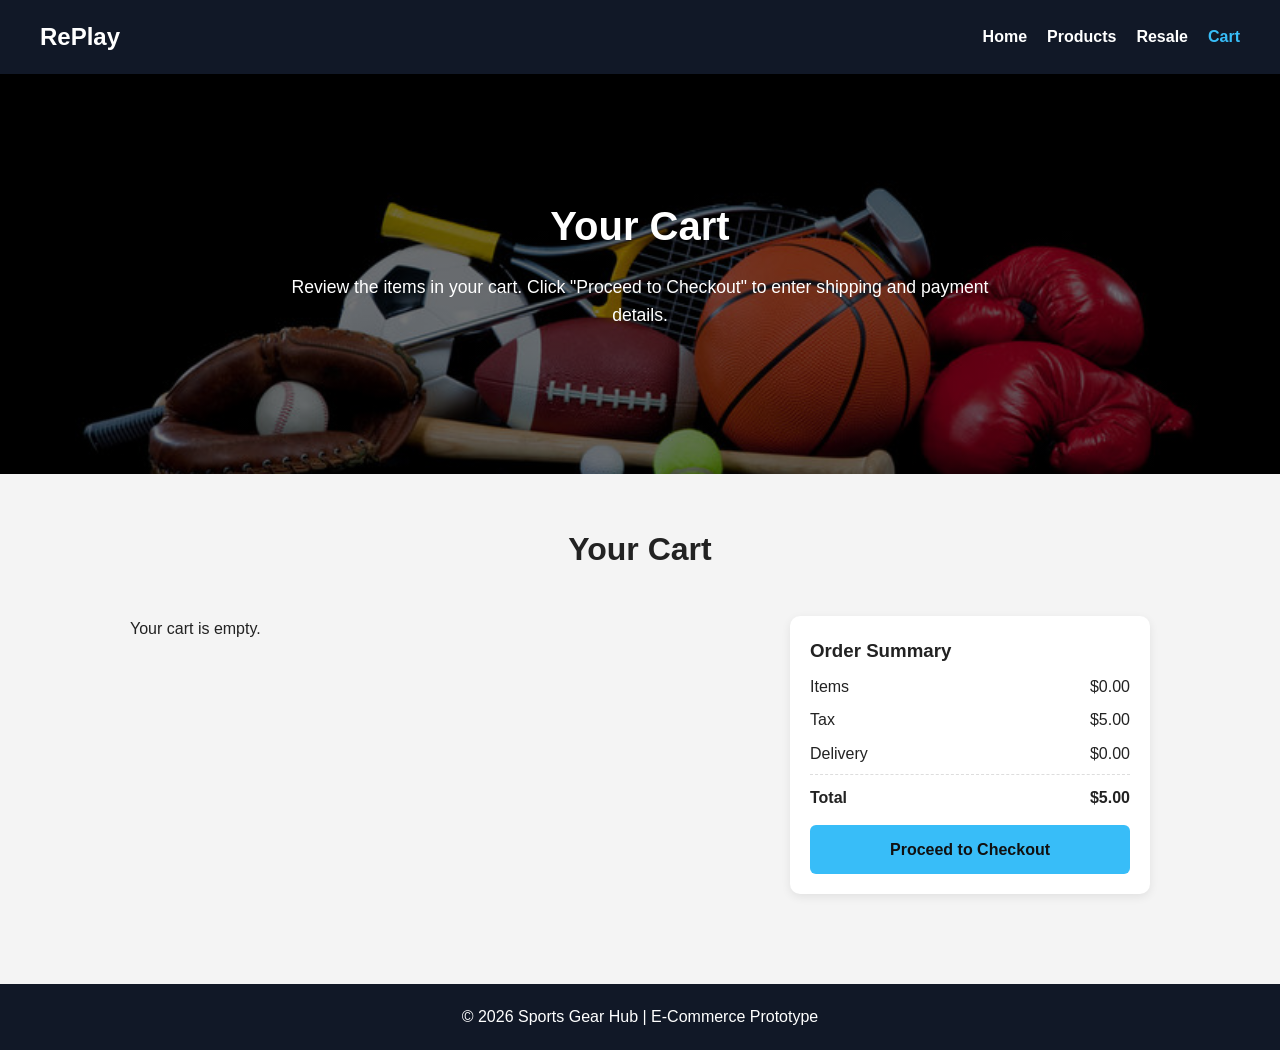
<file: cart.html>
<!DOCTYPE html>
<html lang="en">
    <!-- This code was partly generated by Chatgpt 5, with manual adjustments to text, locations, and styling. -->
<head>
    <meta charset="UTF-8">
    <meta name="viewport" content="width=device-width, initial-scale=1.0">
    <title>Cart | RePlay</title>
    <link rel="stylesheet" href="css/styles.css">
    <style>
        .checkout-grid { display: grid; grid-template-columns: 1fr 360px; gap: 24px; align-items:start; }
        .cart-item { display:flex; justify-content:space-between; align-items:center; gap:12px; }
        .cart-item img { width:72px; height:72px; object-fit:cover; border-radius:6px; }
        .order-summary { background:#fff; padding:20px; border-radius:10px; box-shadow:0 3px 10px rgba(0,0,0,0.08); }
        .summary-row { display:flex; justify-content:space-between; margin:8px 0; }
        .checkout-form input, .checkout-form select, .checkout-form textarea { width:100%; padding:10px; margin:6px 0 12px; border:1px solid #ddd; border-radius:6px; }
        .place-order { width:100%; padding:12px; border-radius:8px; border:none; background:#38bdf8; color:#111; font-weight:bold; cursor:pointer; }
    </style>
</head>
<body>
    <header>
        <!-- Main site navigation -->
        <nav class="navbar">
            <div class="logo">RePlay</div>
            <ul class="nav-links">
                <li><a href="index.html">Home</a></li>
                <li><a href="products.html">Products</a></li>
                <li><a href="resale.html">Resale</a></li>
                <li><a href="cart.html" class="active">Cart</a></li>
            </ul>
        </nav>
        <!-- Cart page banner -->
        <section class="hero">
            <div class="hero-text">
                <h1>Your Cart</h1>
                <p>Review the items in your cart. Click "Proceed to Checkout" to enter shipping and payment details.</p>
            </div>
        </section>
    </header>

<main>
    <section>
        <h2>Your Cart</h2>

        <div class="checkout-grid cart-layout">
            <div id="cartItems"></div>

            <aside>
                <div class="order-summary">
                    <h3>Order Summary</h3>

                    <div class="summary-row">
                        <span>Items</span>
                        <span id="subtotal">$0.00</span>
                    </div>

                    <div class="summary-row">
                        <span>Tax</span>
                        <span id="tax">$5.00</span>
                    </div>

                    <div class="summary-row">
                        <span>Delivery</span>
                        <span id="delivery">$0.00</span>
                    </div>

                    <div class="summary-row total-row">
                        <span>Total</span>
                        <span id="total">$0.00</span>
                    </div>

                    <a href="checkout.html" class="btn primary-btn checkout-link">
                        Proceed to Checkout
                    </a>
                </div>
            </aside>
        </div>
    </section>
</main>

    <footer>
        <p>&copy; 2026 Sports Gear Hub | E-Commerce Prototype</p>
    </footer>
<script src="js/data.js"></script>
<script src="js/cart.js"></script>
</body>
</html>
</file>
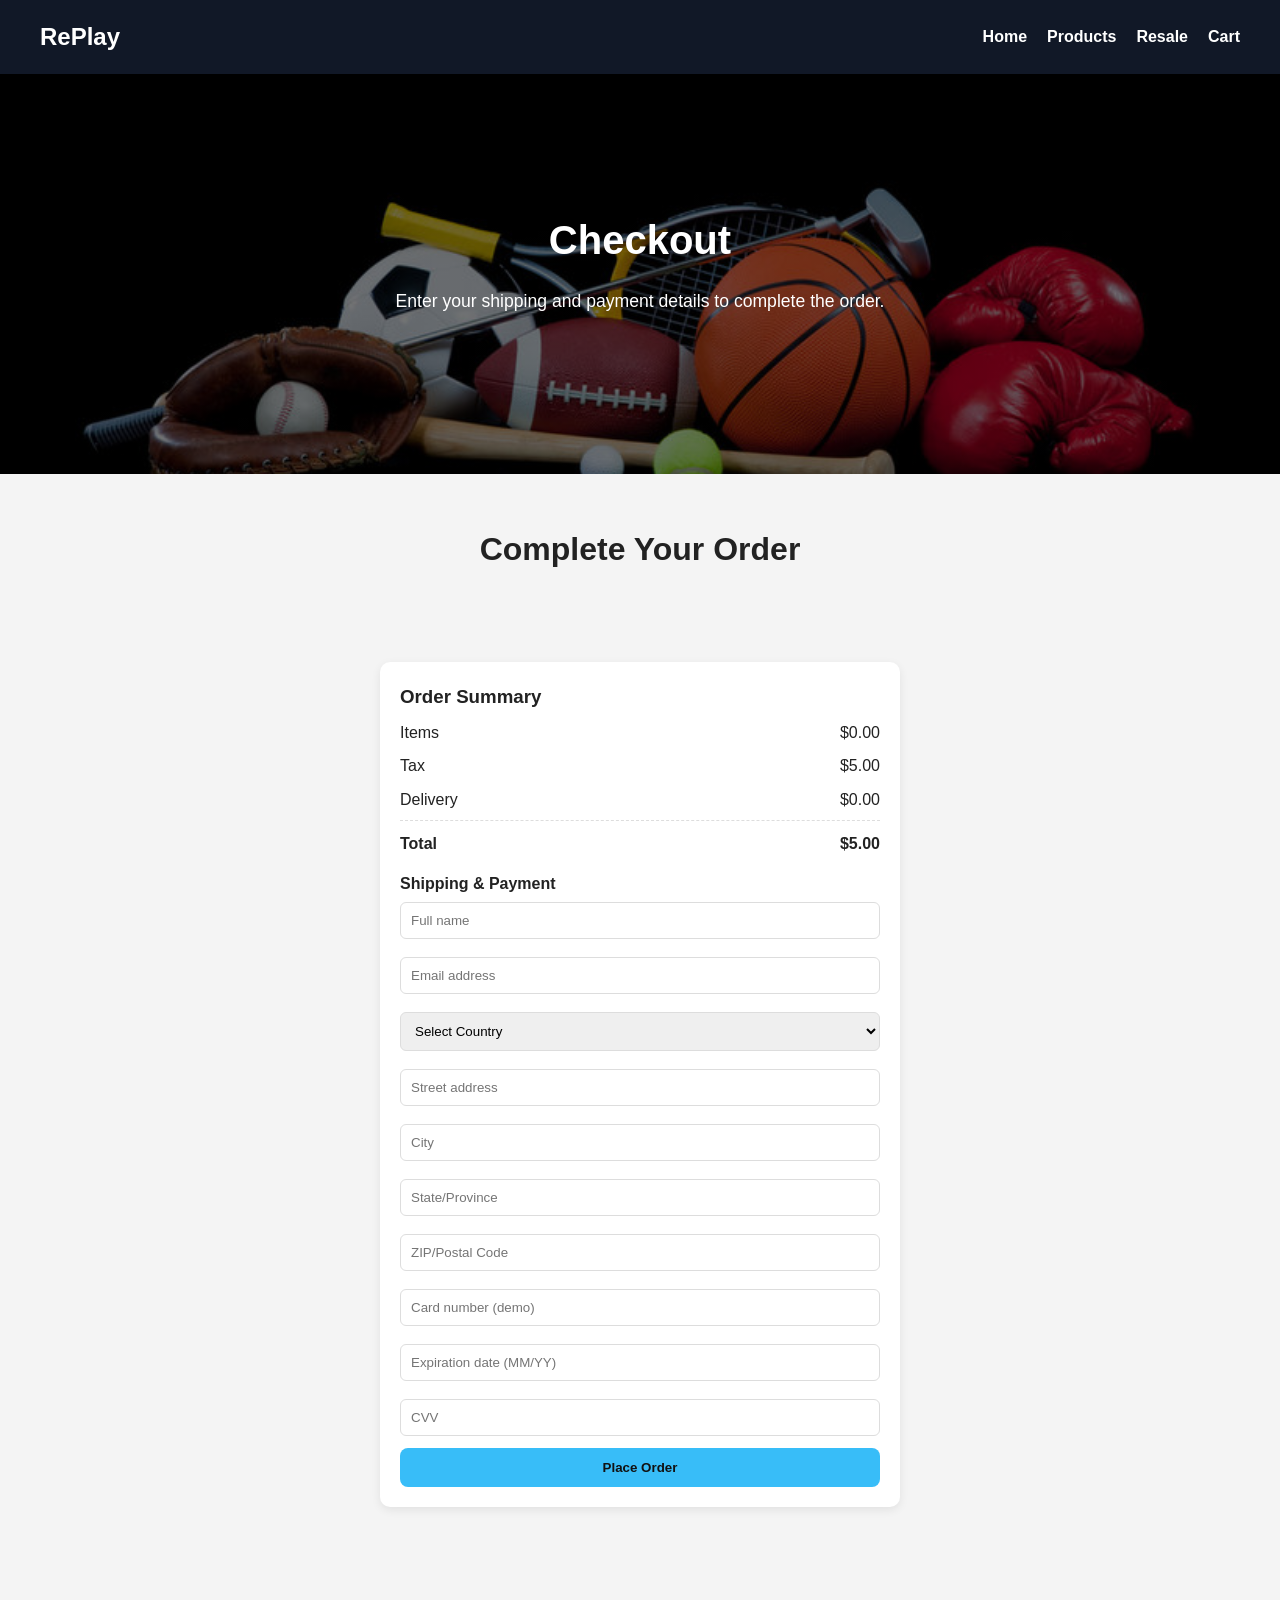
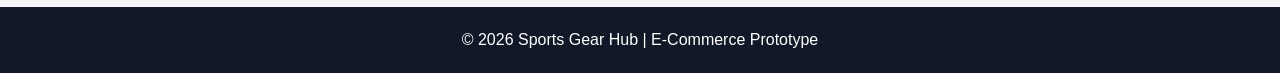
<file: checkout.html>
<!DOCTYPE html>
<html lang="en">
     <!-- This code was partly generated by Chatgpt 5, with manual adjustments to text, locations, and styling. -->
<head>
    <meta charset="UTF-8">
    <meta name="viewport" content="width=device-width, initial-scale=1.0">
    <title>Checkout | RePlay</title>
    <link rel="stylesheet" href="css/styles.css">
    <style>
        /* Single-column layout so the checkout form sits centered */
        .checkout-grid { display: grid; grid-template-columns: 1fr; gap: 24px; align-items:start; max-width:1100px; margin:auto; padding:20px; }
        /* Make product list compact and unobtrusive */
        .mini-items { display:flex; gap:12px; justify-content:center; flex-wrap:wrap; margin-bottom:12px; }
        .mini-card { width:120px; padding:10px; display:flex; flex-direction:column; align-items:center; gap:6px; text-align:center; }
        .mini-card img { width:56px; height:56px; object-fit:cover; border-radius:6px; }
        .mini-card h4 { font-size:0.95rem; margin:0; }
        .mini-card .price { font-weight:bold; font-size:0.95rem; color:#111; }
        .order-summary { background:#fff; padding:20px; border-radius:10px; box-shadow:0 3px 10px rgba(0,0,0,0.08); max-width:520px; margin:0 auto; }
        .summary-row { display:flex; justify-content:space-between; margin:8px 0; }
        .checkout-form input, .checkout-form select, .checkout-form textarea { width:100%; padding:10px; margin:6px 0 12px; border:1px solid #ddd; border-radius:6px; }
        .place-order { width:100%; padding:12px; border-radius:8px; border:none; background:#38bdf8; color:#111; font-weight:bold; cursor:pointer; }
    </style>
</head>
<body>
    <header>
        <!-- Main site navigation -->
        <nav class="navbar">
            <div class="logo">RePlay</div>
            <ul class="nav-links">
                <li><a href="index.html">Home</a></li>
                <li><a href="products.html">Products</a></li>
                <li><a href="resale.html">Resale</a></li>
                <li><a href="cart.html">Cart</a></li>
            </ul>
        </nav>
        <!-- Checkout page banner -->
        <section class="hero">
            <div class="hero-text">
                <h1>Checkout</h1>
                <p>Enter your shipping and payment details to complete the order.</p>
            </div>
        </section>
    </header>

    <main>
        <section>
            <!-- Checkout section -->
            <h2>Complete Your Order</h2>
            <div class="checkout-grid">
                <div class="mini-items" id="checkoutItems"></div>

                <aside>
                    <!-- Order summary -->
                    <div class="order-summary">
                        <h3>Order Summary</h3>
                        <div class="summary-row">
                            <span>Items</span>
                            <span id="checkoutSubtotal">$0.00</span>
                        </div>

                        <div class="summary-row">
                            <span>Tax</span>
                            <span id="checkoutTax">$5.00</span>
                        </div>

                        <div class="summary-row">
                            <span>Delivery</span>
                            <span id="checkoutDelivery">$0.00</span>
                        </div>

                        <div class="summary-row total-row">
                            <span>Total</span>
                            <span id="checkoutTotal">$0.00</span>
                        </div>
                        <!-- Shipping and payment form -->
                        <h4 style="margin-top:14px;">Shipping & Payment</h4>
                        <form class="checkout-form" id="checkoutForm">
                            <!-- Customer information fields -->
                            <input type="text" name="fullname" placeholder="Full name" required>
                            <input type="email" name="email" placeholder="Email address" required>
                            <select name="country" required>
                                <option value="">Select Country</option>
                                <option>United States</option>
                                <option>Canada</option>
                            </select>
                            <input type="text" name="Street" placeholder="Street address" required>
                            <input type="text" name="city" placeholder="City" required>
                            <input type="text" name="state" placeholder="State/Province" required>
                            <input type="text" name="zip" placeholder="ZIP/Postal Code" required>
                            <!-- Payment information fields -->
                            <input type="text" name="card" placeholder="Card number (demo)" required>
                            <input type="text" name="exp_date" placeholder="Expiration date (MM/YY)" required>
                            <input type="text" name="cvv" placeholder="CVV" required>
                            <!-- Submit order button -->
                            <button class="place-order" type="submit">Place Order</button>
                        </form>
                    </div>
                </aside>
            </div>
        </section>
    </main>

    <footer>
        <p>&copy; 2026 Sports Gear Hub | E-Commerce Prototype</p>
    </footer>
<script src="js/data.js"></script>
<script src="js/checkout.js"></script>
</body>
</html>
</file>
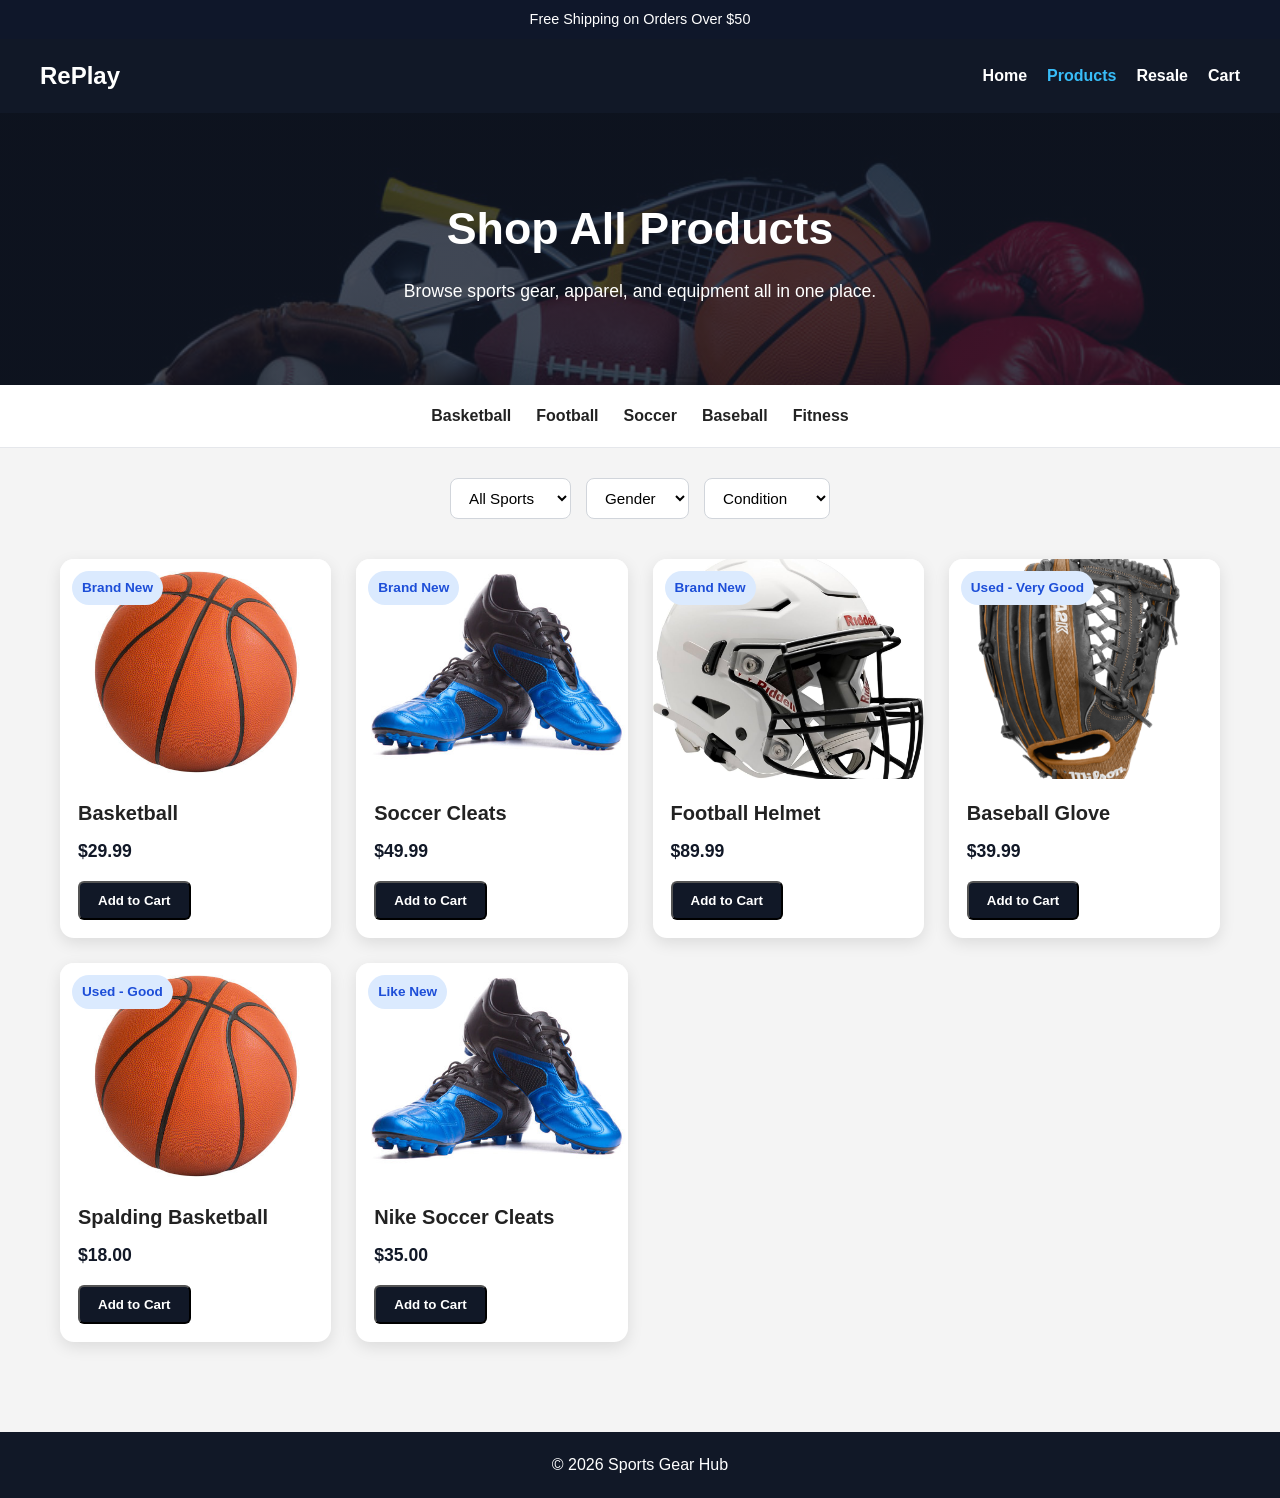
<file: products.html>
<!DOCTYPE html>
<html lang="en">
<head>
    <meta charset="UTF-8">
    <meta name="viewport" content="width=device-width, initial-scale=1.0">
    <title>Products | RePlay</title>
    <link rel="stylesheet" href="css/styles.css">
</head>
<body>
<!-- top notification bar -->
    <div class="top-bar">
        Free Shipping on Orders Over $50
    </div>
<!-- main site navigation -->
    <header>
        <nav class="navbar">
            <div class="logo">RePlay</div>
            <ul class="nav-links">
                <li><a href="index.html">Home</a></li>
                <li><a href="products.html" class="active">Products</a></li>
                <li><a href="resale.html">Resale</a></li>
                <li><a href="cart.html">Cart</a></li>
            </ul>
        </nav>
    </header>
<!-- products hero section -->
    <section class="products-hero">
        <div class="products-hero-content">
            <h1>Shop All Products</h1>
            <p>Browse sports gear, apparel, and equipment all in one place.</p>
        </div>
    </section>

    <section class="category-bar">
        <a href="#">Basketball</a>
        <a href="#">Football</a>
        <a href="#">Soccer</a>
        <a href="#">Baseball</a>
        <a href="#">Fitness</a>
    </section>
<!-- Product filtering controls -->
    <section class="filters">
        <select id="sportFilter">
            <option value="all">All Sports</option>
            <option value="basketball">Basketball</option>
            <option value="soccer">Soccer</option>
            <option value="football">Football</option>
            <option value="baseball">Baseball</option>
        </select>

        <select id="genderFilter">
            <option value="all">Gender</option>
            <option value="men">Men</option>
            <option value="women">Women</option>
            <option value="unisex">Unisex</option>
        </select>

        <select id="conditionFilter">
            <option value="all">Condition</option>
            <option value="new">Brand New</option>
            <option value="used">Used</option>
        </select>
    </section>
<!-- Product listing cards -->
   <section class="products-grid-section">
    <div class="products-grid"></div>
    </section>

    <footer>
        <p>&copy; 2026 Sports Gear Hub</p>
    </footer>

    <script src="js/data.js"></script>
    <script src="js/products.js"></script>
</body>
</html>
</file>
<file: css/styles.css>
* {
    margin: 0;
    padding: 0;
    box-sizing: border-box;
}

body {
    font-family: Arial, sans-serif;
    line-height: 1.6;
    background-color: #f4f4f4;
    color: #222;
}

.navbar {
    display: flex;
    justify-content: space-between;
    align-items: center;
    background-color: #111827;
    color: white;
    padding: 18px 40px;
}

.logo {
    font-size: 1.5rem;
    font-weight: bold;
}

.nav-links {
    list-style: none;
    display: flex;
    gap: 20px;
}

.nav-links a {
    color: white;
    text-decoration: none;
    font-weight: bold;
    transition: color 0.3s ease;
}

.nav-links a:hover,
.nav-links .active {
    color: #38bdf8;
}

.hero {
    background: linear-gradient(rgba(0, 0, 0, 0.55), rgba(0, 0, 0, 0.55)),
                url('../images/sportgear.jpg') center/cover no-repeat;
    min-height: 400px;
    display: flex;
    align-items: center;
    justify-content: center;
    text-align: center;
    padding: 40px 20px;
    color: white;
}

.hero-text {
    max-width: 700px;
}

.hero h1 {
    font-size: 2.5rem;
    margin-bottom: 15px;
}

.hero p {
    font-size: 1.1rem;
    margin-bottom: 25px;
}

.hero-buttons {
    display: flex;
    justify-content: center;
    gap: 15px;
    flex-wrap: wrap;
}

.btn {
    padding: 12px 22px;
    border-radius: 6px;
    text-decoration: none;
    font-weight: bold;
    transition: all 0.3s ease;
}

.primary-btn {
    background-color: #38bdf8;
    color: #111;
}

.primary-btn:hover {
    background-color: #0ea5e9;
    transform: translateY(-2px);
}

.secondary-btn {
    background-color: white;
    color: #111;
    transform: translateY(-2px);
}

.secondary-btn:hover {
    background-color: #ddd;
}

main section {
    padding: 50px 20px;
    max-width: 1100px;
    margin: auto;
}

h2 {
    text-align: center;
    margin-bottom: 30px;
    font-size: 2rem;
}

.feature-grid,
.product-grid {
    display: grid;
    grid-template-columns: repeat(auto-fit, minmax(250px, 1fr));
    gap: 20px;
}

.feature-card,
.product-card {
    background: white;
    padding: 25px;
    border-radius: 10px;
    box-shadow: 0 3px 10px rgba(0, 0, 0, 0.1);
    text-align: center;
    transition: transform 0.2s ease;
}

.feature-card:hover,
.product-card:hover {
    transform: translateY(-5px);
}

.feature-card h3,
.product-card h3 {
    margin-bottom: 10px;
}

.add-cart-btn {
    margin-top: 15px;
    padding: 10px 18px;
    border: none;
    border-radius: 5px;
    background-color: #111827;
    color: white;
    cursor: pointer;
    font-weight: bold;
    transition: background 0.3s ease;
}

.add-cart-btn:hover {
    background-color: #2563eb;
}

.cart-message {
    text-align: center;
    margin-top: 20px;
    font-weight: bold;
    color: green;
}

.about p {
    max-width: 800px;
    margin: auto;
    text-align: center;
    font-size: 1.05rem;
}

footer {
    background-color: #111827;
    color: white;
    text-align: center;
    padding: 20px;
    margin-top: 30px;
}

@media (max-width: 768px) {
    .navbar {
        flex-direction: column;
        gap: 12px;
        text-align: center;
    }

    .hero h1 {
        font-size: 2rem;
    }

    .hero-buttons {
        flex-direction: column;
    }
}

/* =========================
   RESALE PAGE STYLES
========================= */

.resale-hero {
    background: linear-gradient(rgba(17, 24, 39, 0.82), rgba(17, 24, 39, 0.82)),
                url('../images/sportgear.jpg') center/cover no-repeat;
    color: white;
    text-align: center;
    padding: 90px 20px;
}

.resale-hero-content {
    max-width: 800px;
    margin: 0 auto;
}

.resale-hero h1 {
    font-size: 3rem;
    margin-bottom: 15px;
}

.resale-hero p {
    font-size: 1.1rem;
    margin-bottom: 25px;
}

.resale-search-wrap {
    display: flex;
    justify-content: center;
}

#searchBar {
    width: 100%;
    max-width: 500px;
    padding: 14px 16px;
    border: none;
    border-radius: 8px;
    font-size: 1rem;
    outline: none;
    box-shadow: 0 3px 10px rgba(0, 0, 0, 0.15);
}

.resale-featured,
.resale-categories {
    max-width: 1200px;
    margin: 0 auto;
    padding: 60px 20px;
}

.resale-featured h2,
.resale-categories h2 {
    text-align: center;
    margin-bottom: 35px;
    font-size: 2.2rem;
}

.resale-item-grid,
.resale-category-grid {
    display: grid;
    grid-template-columns: repeat(auto-fit, minmax(280px, 1fr));
    gap: 25px;
}

.resale-item-card {
    background: white;
    border-radius: 14px;
    overflow: hidden;
    box-shadow: 0 5px 16px rgba(0, 0, 0, 0.12);
    transition: transform 0.2s ease;
}

.resale-item-card:hover {
    transform: translateY(-5px);
}

.resale-item-image {
    width: 100%;
    height: 220px;
    object-fit: cover;
}

.resale-item-info {
    padding: 20px;
}

.item-badge {
    position: absolute;
    top: 12px;
    left: 12px;
    display: inline-block;
    background-color: #dbeafe;
    color: #1d4ed8;
    font-size: 0.85rem;
    font-weight: bold;
    padding: 6px 10px;
    border-radius: 20px;
}

.resale-item-info h3 {
    margin-bottom: 10px;
    font-size: 1.4rem;
}

.resale-item-info p {
    margin-bottom: 18px;
    color: #444;
}

.item-meta {
    display: flex;
    justify-content: space-between;
    align-items: center;
    gap: 15px;
}

.item-price {
    font-size: 1.3rem;
    font-weight: bold;
    color: #111827;
}

.resale-category-card {
    background: white;
    padding: 28px;
    border-radius: 14px;
    box-shadow: 0 5px 16px rgba(0, 0, 0, 0.08);
    transition: transform 0.2s ease;
}

.resale-category-card:hover {
    transform: translateY(-5px);
}

.resale-category-card h3 {
    margin-bottom: 12px;
    font-size: 1.35rem;
}

.resale-category-card p {
    margin-bottom: 18px;
    color: #444;
    line-height: 1.6;
}

.category-link {
    text-decoration: none;
    color: #2563eb;
    font-weight: bold;
}

.category-link:hover {
    text-decoration: underline;
}

.shop-btn {
    display: inline-block;
    padding: 10px 18px;
    border-radius: 6px;
    background-color: #111827;
    color: white;
    text-decoration: none;
    font-weight: bold;
    transition: background-color 0.2s ease;
}

.shop-btn:hover {
    background-color: #2563eb;
}

@media (max-width: 768px) {
    .resale-hero h1 {
        font-size: 2.2rem;
    }

    .item-meta {
        flex-direction: column;
        align-items: flex-start;
    }
}

.resale-image-container {
    position: relative;
}

/* =========================
   PRODUCTS PAGE STYLES
========================= */

.top-bar {
    background-color: #0f172a;
    color: white;
    text-align: center;
    padding: 8px 12px;
    font-size: 0.9rem;
}

.products-hero {
    background: linear-gradient(rgba(17, 24, 39, 0.78), rgba(17, 24, 39, 0.78)),
                url('../images/sportgear.jpg') center/cover no-repeat;
    color: white;
    text-align: center;
    padding: 80px 20px;
}

.products-hero-content {
    max-width: 800px;
    margin: 0 auto;
}

.products-hero h1 {
    font-size: 2.8rem;
    margin-bottom: 12px;
}

.products-hero p {
    font-size: 1.1rem;
}

.category-bar {
    display: flex;
    justify-content: center;
    gap: 25px;
    flex-wrap: wrap;
    background: #ffffff;
    padding: 18px 20px;
    border-bottom: 1px solid #e5e7eb;
}

.category-bar a {
    text-decoration: none;
    color: #222;
    font-weight: bold;
    transition: color 0.2s ease;
}

.category-bar a:hover {
    color: #2563eb;
}

.filters {
    display: flex;
    justify-content: center;
    gap: 15px;
    padding: 30px 20px 10px;
    flex-wrap: wrap;
}

.filters select {
    padding: 10px 14px;
    border-radius: 8px;
    border: 1px solid #d1d5db;
    background-color: white;
    font-size: 0.95rem;
}

.products-grid-section {
    max-width: 1200px;
    margin: 0 auto;
    padding: 30px 20px 60px;
}

.products-grid {
    display: grid;
    grid-template-columns: repeat(auto-fit, minmax(260px, 1fr));
    gap: 25px;
}

.store-product-card {
    background: white;
    border-radius: 14px;
    overflow: hidden;
    box-shadow: 0 5px 16px rgba(0, 0, 0, 0.1);
    transition: transform 0.2s ease;
}

.store-product-card:hover {
    transform: translateY(-5px);
}

.store-image-container {
    position: relative;
}

.store-image-container img {
    width: 100%;
    height: 220px;
    object-fit: cover;
    display: block;
}

.store-badge {
    position: absolute;
    top: 12px;
    left: 12px;
    background: #111827;
    color: white;
    font-size: 0.75rem;
    font-weight: bold;
    padding: 6px 10px;
    border-radius: 20px;
}

.sale-badge {
    background: #dc2626;
}

.store-product-info {
    padding: 18px;
}

.store-product-info h3 {
    margin-bottom: 8px;
    font-size: 1.25rem;
}

.store-price {
    font-weight: bold;
    font-size: 1.1rem;
    margin-bottom: 16px;
    color: #111827;
}

@media (max-width: 768px) {
    .products-hero h1 {
        font-size: 2.1rem;
    }

    .filters {
        flex-direction: column;
        align-items: center;
    }

    .filters select {
        width: 100%;
        max-width: 320px;
    }
}
.cart-layout {
    max-width: 1100px;
    margin: auto;
    padding: 10px 20px;
}

.cart-product {
    display: flex;
    align-items: center;
    gap: 15px;
    margin-bottom: 12px;
    text-align: left;
}

.cart-product img {
    width: 88px;
    height: 88px;
    border-radius: 8px;
    object-fit: cover;
}

.cart-price {
    margin-left: auto;
    font-weight: bold;
    text-align: right;
}

.remove-btn {
    display: block;
    margin-top: 8px;
    padding: 6px 10px;
    border: none;
    border-radius: 6px;
    background-color: #dc2626;
    color: white;
    cursor: pointer;
}

.total-row {
    font-weight: bold;
    border-top: 1px dashed #ddd;
    padding-top: 10px;
}

.checkout-link {
    display: block;
    text-align: center;
    margin-top: 14px;
}
/* =========================
   SELL ITEM FORM STYLES
========================= */

.resale-add-item-section {
    max-width: 900px;
    margin: 50px auto;
    background: white;
    padding: 40px;
    border-radius: 16px;
    box-shadow: 0 5px 18px rgba(0, 0, 0, 0.08);
}

.resale-add-item-section h2 {
    text-align: center;
    margin-bottom: 10px;
    font-size: 2.3rem;
    color: #111827;
}

.resale-add-item-section p {
    text-align: center;
    margin-bottom: 30px;
    color: #555;
    font-size: 1rem;
}

.add-item-form {
    display: grid;
    gap: 20px;
}

.form-row {
    display: flex;
    flex-direction: column;
}

.form-row label {
    margin-bottom: 8px;
    font-weight: bold;
    color: #111827;
}

.form-row input,
.form-row select {
    padding: 12px 14px;
    border: 1px solid #d1d5db;
    border-radius: 8px;
    font-size: 1rem;
    background: #f9fafb;
    transition: border-color 0.2s ease;
}

.form-row input:focus,
.form-row select:focus {
    outline: none;
    border-color: #2563eb;
    background: white;
}

.add-item-form .shop-btn {
    width: 100%;
    padding: 14px;
    font-size: 1rem;
    margin-top: 10px;
}

.form-message {
    text-align: center;
    font-weight: bold;
    color: green;
    margin-top: 10px;
}

@media (max-width: 768px) {
    .resale-add-item-section {
        margin: 30px 15px;
        padding: 25px;
    }

    .resale-add-item-section h2 {
        font-size: 2rem;
    }
}
</file>
